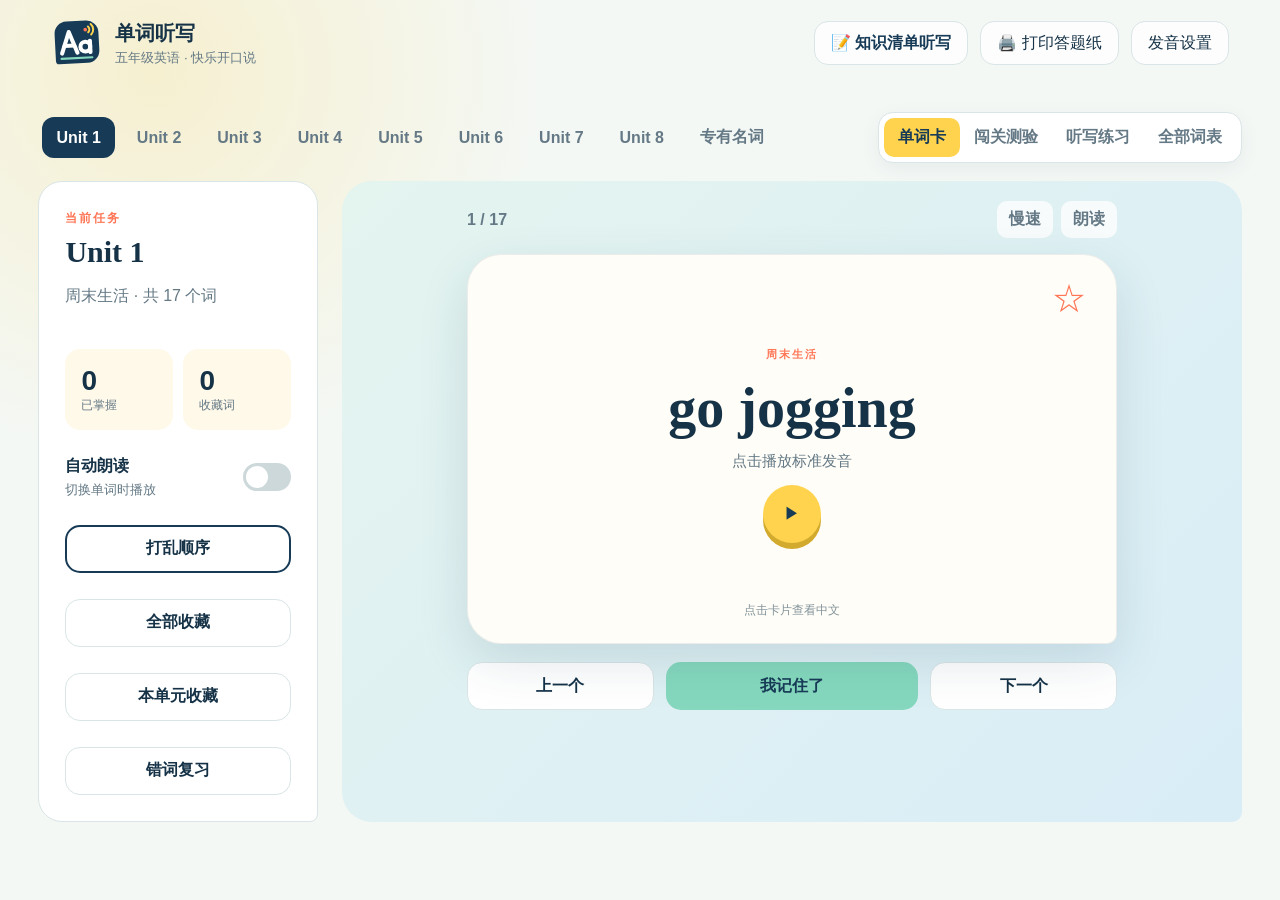
<file: index.html>
<!doctype html>
<html lang="zh-CN">
<head>
  <meta charset="utf-8">
  <meta name="viewport" content="width=device-width, initial-scale=1">
  <meta name="theme-color" content="#173b57">
  <title>单词听写｜五年级英语</title>
  <meta name="description" content="五年级英语单词听写 · 快乐开口说 · 单词卡 · 闯关测验 · 纸上听写 · 打印答题纸">
  <meta name="apple-mobile-web-app-capable" content="yes">
  <meta name="apple-mobile-web-app-status-bar-style" content="default">
  <meta name="apple-mobile-web-app-title" content="单词听写">
  <link rel="apple-touch-icon" href="logo-touch-icon.png?v=2">
  <link rel="icon" href="logo.svg" type="image/svg+xml">
  <link rel="alternate icon" href="logo-touch-icon.png?v=2" type="image/png">
  <!-- 微信与社交分享元数据（全面支持 Open Graph、Schema.org 与国内浏览器） -->
  <!-- 抓取方不执行 JS，分享图必须写线上绝对地址 -->
  <meta property="og:type" content="website">
  <meta property="og:url" content="https://words.yangbing.eu.org/">
  <meta property="og:title" content="单词听写｜五年级英语">
  <meta property="og:description" content="五年级英语单词听写 · 快乐开口说 · 单词卡 · 闯关测验 · 纸上听写 · 打印答题纸">
  <meta property="og:image" content="https://words.yangbing.eu.org/logo.png?v=2">
  <meta property="og:image:type" content="image/png">
  <meta property="og:image:width" content="300">
  <meta property="og:image:height" content="300">
  <meta itemprop="name" content="单词听写｜五年级英语">
  <meta itemprop="description" content="五年级英语单词听写 · 快乐开口说 · 单词卡 · 闯关测验 · 纸上听写 · 打印答题纸">
  <meta itemprop="image" content="https://words.yangbing.eu.org/logo.png?v=2">
  <meta name="thumbnail" content="https://words.yangbing.eu.org/logo.png?v=2">
  <link rel="image_src" href="https://words.yangbing.eu.org/logo.png?v=2">
  <link rel="stylesheet" href="styles.css">
</head>
<body>
  <!-- 微信抓取首图：保留真实尺寸，图片使用当前相对路径 -->
  <div style="position:absolute;top:-9999px;left:-9999px;overflow:hidden;" aria-hidden="true">
    <img src="logo.png?v=2" width="300" height="300" alt="单词听写">
  </div>
  <div class="app-shell" data-screen-label="单词学习主页">
    <header class="topbar">
      <a class="brand" href="#" aria-label="回到首页">
        <img class="brand-mark" src="logo.svg" alt="" width="52" height="52">
        <span><strong>单词听写</strong><small>五年级英语 · 快乐开口说</small></span>
      </a>
      <div class="top-actions">
        <a class="icon-button" href="zs.html" style="text-decoration:none;display:inline-flex;align-items:center;font-weight:700;color:var(--navy);gap:6px;" title="前往知识清单听写">📝 知识清单听写</a>
        <button class="icon-button" id="printSheetBtn" type="button" title="打印当前单元的单词听写答题纸（不含答案）">🖨️ 打印答题纸</button>
        <button class="icon-button" id="voiceSettingsBtn" type="button" aria-label="发音设置">发音设置</button>
      </div>
    </header>

    <main>
      <section class="control-deck" aria-label="学习控制">
        <div class="unit-tabs" id="unitTabs" role="tablist" aria-label="选择单元"></div>
        <div class="mode-switch" role="group" aria-label="学习模式">
          <button class="mode-button active" data-mode="learn" type="button">单词卡</button>
          <button class="mode-button" data-mode="quiz" type="button">闯关测验</button>
          <button class="mode-button" data-mode="dictation" type="button">听写练习</button>
          <button class="mode-button" data-mode="list" type="button">全部词表</button>
        </div>
      </section>

      <section id="learnView" class="learning-layout view active" aria-label="单词卡学习">
        <aside class="session-panel">
          <div><span class="panel-label">当前任务</span><h2 id="unitHeading">Unit 1</h2><p id="unitCount"></p></div>
          <div class="session-stats">
            <div><strong id="knownCount">0</strong><span>已掌握</span></div>
            <div><strong id="savedCount">0</strong><span>收藏词</span></div>
          </div>
          <label class="toggle-row"><span><strong>自动朗读</strong><small>切换单词时播放</small></span><input id="autoSpeak" type="checkbox"><i></i></label>
          <button class="shuffle-button" id="shuffleBtn" type="button">打乱顺序</button>
          <button class="nav-button" id="reviewBtn" type="button">全部收藏</button>
          <button class="nav-button" id="unitReviewBtn" type="button">本单元收藏</button>
          <button class="nav-button" id="mistakeReviewBtn" type="button">错词复习</button>
          <button class="nav-button" id="exitReviewBtn" type="button" hidden>返回单元学习</button>
        </aside>

        <div class="flashcard-stage">
          <div class="card-counter"><span id="cardPosition">1 / 1</span><div><button id="slowSpeakBtn" type="button">慢速</button><button id="speakBtn" type="button">朗读</button></div></div>
          <article class="flashcard" id="flashcard" tabindex="0" aria-label="单词卡，点击翻面" title="点击卡片翻面（空格）">
            <div class="card-face card-front">
              <button class="save-button" id="saveBtn" type="button" aria-label="收藏这个单词">☆</button>
              <span class="word-type" id="wordType">WORD</span>
              <h2 lang="en" id="wordText">go jogging</h2>
              <p class="phonetic" id="phoneticText">点击喇叭听发音</p>
              <button class="speaker-orb" id="cardSpeakBtn" type="button" aria-label="播放发音" title="播放发音（P）"><span aria-hidden="true">▶</span></button>
              <p class="flip-hint">点击卡片查看中文</p>
            </div>
            <div class="card-face card-back">
              <span class="word-type">MEANING</span>
              <h2 id="meaningText">去慢跑</h2>
              <p lang="en" id="backWord">go jogging</p>
              <button class="example-speak" id="exampleSpeakBtn" type="button" title="再听一遍（P）">再听一遍</button>
              <p class="flip-hint">点击卡片返回英文</p>
            </div>
          </article>
          <div class="card-actions">
            <button class="nav-button" id="prevBtn" type="button" title="上一个（←）">上一个</button>
            <button class="master-button" id="masterBtn" type="button">我记住了</button>
            <button class="nav-button" id="nextBtn" type="button" title="下一个（→）">下一个</button>
          </div>
        </div>
      </section>

      <section id="quizView" class="quiz-view view" aria-label="单词闯关测验">
        <div class="quiz-header"><div><span class="panel-label">QUICK CHALLENGE</span><h2>三选一闯关</h2></div><div class="quiz-score"><strong id="quizScore">0</strong><span>连续答对</span></div></div>
        <div class="quiz-card">
          <p id="quizPromptLabel">请选择正确的中文意思</p>
          <button class="quiz-word" id="quizSpeakBtn" type="button"><span id="quizWord">weekend</span><small>点击听发音</small></button>
          <div class="answer-grid" id="answerGrid"></div>
          <div class="quiz-feedback" id="quizFeedback" aria-live="polite"></div>
          <button class="primary-button quiz-next" id="quizNextBtn" type="button">下一题</button>
        </div>
      </section>

      <section id="dictationView" class="dictation-view paper-dictation view" aria-label="按单元顺序听写">
        <div class="dictation-header">
          <div><span class="panel-label">LISTEN &amp; WRITE</span><h2 id="dictationTitle">Unit 1 顺序听写</h2><p>当前单元的单词按原顺序，每 5 个一组。每个中文自动播报两遍。</p></div>
          <div class="dictation-settings">
            <label>分组<select id="dictationGroupSelect"></select></label>
            <label>两遍间隔<select id="dictationRepeatDelay"><option value="800">0.8 秒</option><option value="1200" selected>1.2 秒</option><option value="1800">1.8 秒</option></select></label>
            <label>下一词等待<select id="dictationNextDelay"><option value="3000">3 秒</option><option value="5000" selected>5 秒</option><option value="8000">8 秒</option><option value="12000">12 秒</option></select></label>
          </div>
        </div>
        <div class="flashcard-stage dictation-stage">
          <div class="card-counter dictation-meta"><strong id="dictationGroupLabel">第 1 组</strong><span><i id="dictationStatus" role="status" aria-live="polite"></i><b id="dictationPosition">1 / 5</b><button class="dictation-restart-btn" id="dictationRestartBtn" type="button" title="重来本组" aria-label="重来本组">↺</button></span></div>
          <div class="dictation-progress" id="dictationProgress" aria-hidden="true"></div>

          <article class="flashcard dictation-flashcard" id="dictationFlashcard" tabindex="0" aria-label="中文题目，点击卡片查看英文" title="点击卡片翻转（空格）">
            <div class="card-face card-front" id="dictationFront" aria-hidden="false">
              <span class="word-type">中文提示</span>
              <h2 id="dictationMeaning">去慢跑</h2>
              <button class="speaker-orb" id="dictationSpeakBtn" type="button" aria-label="重听中文两遍" title="重听中文两遍（R）"><span aria-hidden="true">▶</span></button>
              <p class="flip-hint">点击卡片查看英文</p>
            </div>
            <div class="card-face card-back" id="dictationAnswer" aria-hidden="true" aria-live="polite" inert>
              <span class="word-type">英文答案</span>
              <h2 lang="en" id="dictationWord">go jogging</h2>
              <button class="example-speak" id="dictationEnglishSpeakBtn" type="button" title="听英文发音（P）">听英文发音</button>
              <p class="flip-hint">点击卡片返回中文</p>
            </div>
          </article>

          <div class="card-actions dictation-actions">
            <button class="nav-button" id="dictationPrevBtn" type="button" title="上一题（←）">上一题</button>
            <button class="master-button" id="dictationAutoBtn" type="button">开始自动听写</button>
            <button class="nav-button" id="dictationNextBtn" type="button" title="下一题（→）">下一题</button>
          </div>
        </div>
      </section>

      <section id="listView" class="list-view view" aria-label="全部单词列表">
        <div class="list-toolbar"><div><span class="panel-label">WORD LIBRARY</span><h2 id="listTitle">Unit 1 全部单词</h2></div><label class="search-box"><span>搜索</span><input id="searchInput" type="search" placeholder="输入英文或中文"></label></div>
        <div class="word-grid" id="wordGrid"></div>
      </section>
    </main>
  </div>

  <dialog id="voiceDialog">
    <form method="dialog">
      <div class="dialog-head"><div><span class="panel-label">VOICE</span><h2>发音设置</h2></div><button value="cancel" aria-label="关闭">×</button></div>
      <label>口音<select id="accentSelect"><option value="en-US">美式英语</option><option value="en-GB">英式英语</option></select></label>
      <label>语速<input id="rateRange" type="range" min="0.45" max="1.1" value="0.70" step="0.05"><output id="rateOutput">0.70×</output></label>
      <p>发音由浏览器语音引擎提供，不需要上传录音。</p>
      <button class="primary-button" value="confirm">完成</button>
    </form>
  </dialog>

  <div class="toast" id="toast" role="status" aria-live="polite"></div>
  <!-- 打印答题纸：仅在打印时显示，由 print.js 按单元生成 -->
  <section class="print-sheet" id="printSheet" aria-hidden="true"></section>
  <script src="words.js"></script>
  <script src="speech.js"></script>
  <script src="progress.js"></script>
  <script src="flashcard.js"></script>
  <script src="dictation.js"></script>
  <script src="print.js"></script>
  <script src="app.js"></script>
</body>
</html>
</file>
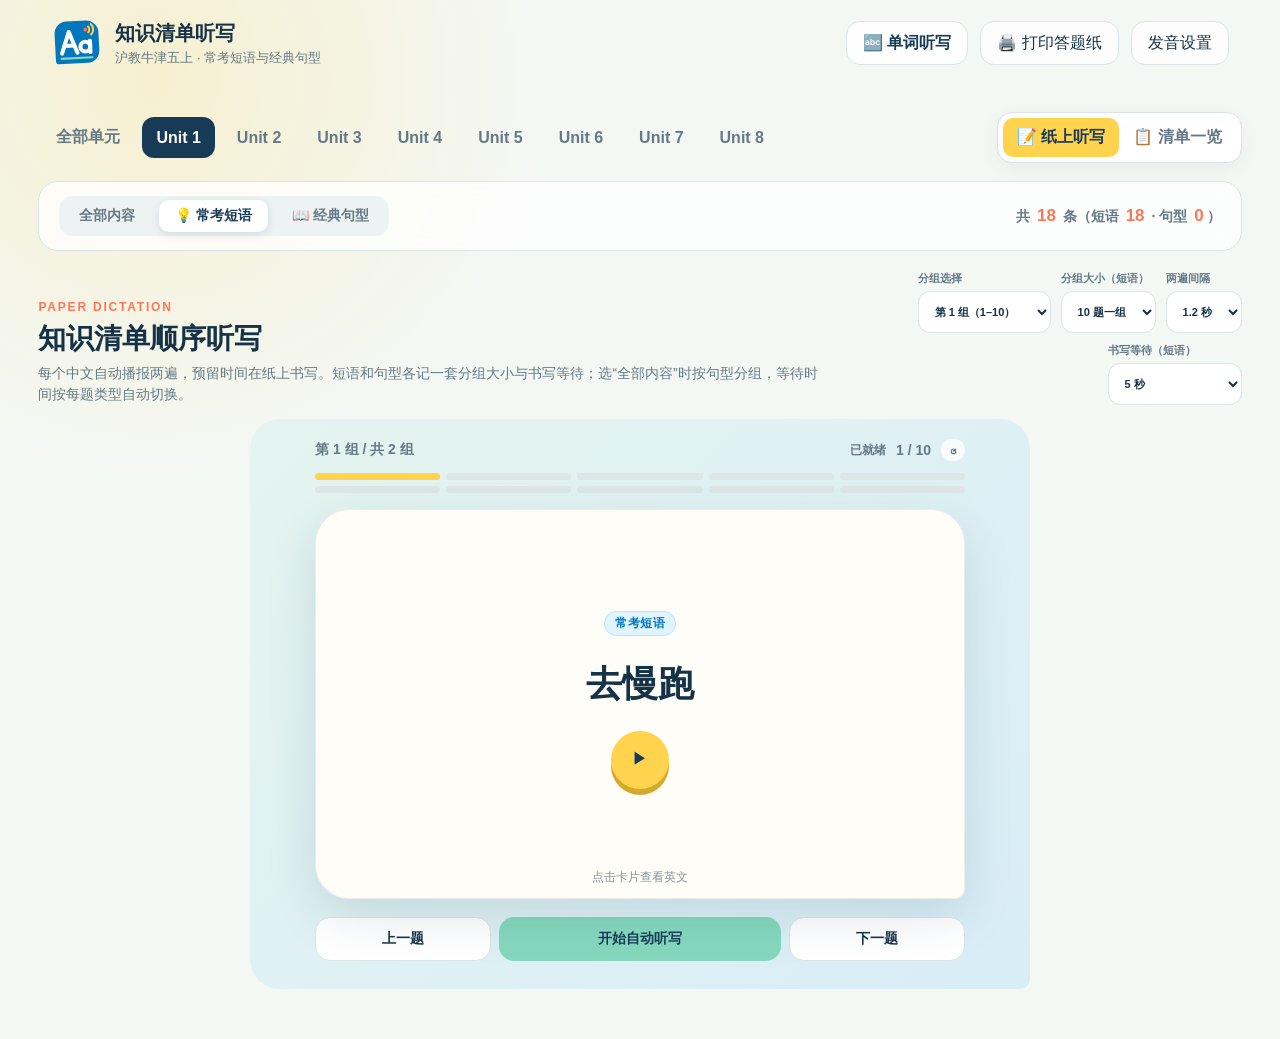
<file: zs.html>
<!doctype html>
<html lang="zh-CN">
<head>
  <meta charset="utf-8">
  <meta name="viewport" content="width=device-width, initial-scale=1">
  <meta name="theme-color" content="#0277bd">
  <title>知识清单听写｜沪教牛津五上 · 常考短语与经典句型</title>
  <meta name="description" content="知识清单听写 · 沪教牛津五上 · 常考短语与经典句型 · 纸上听写 · 打印答题纸">
  <meta name="apple-mobile-web-app-capable" content="yes">
  <meta name="apple-mobile-web-app-status-bar-style" content="default">
  <meta name="apple-mobile-web-app-title" content="知识清单听写">
  <link rel="apple-touch-icon" href="zs-logo-touch-icon.png?v=2">
  <link rel="icon" href="zs-logo.svg" type="image/svg+xml">
  <link rel="alternate icon" href="zs-logo-touch-icon.png?v=2" type="image/png">
  <!-- 微信与社交分享元数据（全面支持 Open Graph、Schema.org 与国内浏览器） -->
  <!-- 抓取方不执行 JS，分享图必须写线上绝对地址 -->
  <meta property="og:type" content="website">
  <meta property="og:url" content="https://words.yangbing.eu.org/zs.html">
  <meta property="og:title" content="知识清单听写｜沪教牛津五上 · 常考短语与经典句型">
  <meta property="og:description" content="知识清单听写 · 沪教牛津五上 · 常考短语与经典句型 · 纸上听写 · 打印答题纸">
  <meta property="og:image" content="https://words.yangbing.eu.org/zs-logo.png?v=2">
  <meta property="og:image:type" content="image/png">
  <meta property="og:image:width" content="300">
  <meta property="og:image:height" content="300">
  <meta itemprop="name" content="知识清单听写｜沪教牛津五上 · 常考短语与经典句型">
  <meta itemprop="description" content="知识清单听写 · 沪教牛津五上 · 常考短语与经典句型 · 纸上听写 · 打印答题纸">
  <meta itemprop="image" content="https://words.yangbing.eu.org/zs-logo.png?v=2">
  <meta name="thumbnail" content="https://words.yangbing.eu.org/zs-logo.png?v=2">
  <link rel="image_src" href="https://words.yangbing.eu.org/zs-logo.png?v=2">
  <link rel="stylesheet" href="styles.css">
  <link rel="stylesheet" href="zs.css">
</head>
<body>
  <!-- 微信抓取首图：保留真实尺寸，图片使用当前相对路径 -->
  <div style="position:absolute;top:-9999px;left:-9999px;overflow:hidden;" aria-hidden="true">
    <img src="zs-logo.png?v=2" width="300" height="300" alt="知识清单听写">
  </div>
  <div class="app-shell" data-screen-label="知识清单听写主页">
    <header class="topbar">
      <a class="brand" href="zs.html" aria-label="知识清单听写主页">
        <img class="brand-mark" src="zs-logo.svg" alt="" width="52" height="52">
        <span><strong>知识清单听写</strong><small>沪教牛津五上 · 常考短语与经典句型</small></span>
      </a>
      <div class="top-actions">
        <a class="nav-link-btn" href="index.html" title="前往单词听写">🔤 单词听写</a>
        <button class="icon-button" id="printSheetBtn" type="button" title="打印当前单元的听写答题纸（不含答案）">🖨️ 打印答题纸</button>
        <button class="icon-button" id="voiceSettingsBtn" type="button" aria-label="发音设置">发音设置</button>
      </div>
    </header>

    <main>
      <section class="control-deck" aria-label="听写控制台">
        <div class="unit-tabs" id="unitTabs" role="tablist" aria-label="选择单元"></div>
        <div class="mode-switch" role="group" aria-label="学习模式">
          <button class="mode-button active" data-mode="dictation" type="button">📝 纸上听写</button>
          <button class="mode-button" data-mode="list" type="button">📋 清单一览</button>
        </div>
      </section>

      <section class="filter-bar" aria-label="内容类型过滤">
        <div class="type-filter-group" role="group" aria-label="过滤内容类型">
          <button class="type-filter-btn" data-type="all" type="button">全部内容</button>
          <button class="type-filter-btn active" data-type="phrase" type="button">💡 常考短语</button>
          <button class="type-filter-btn" data-type="sentence" type="button">📖 经典句型</button>
        </div>
        <div class="scope-stats" id="scopeStats">加载中...</div>
      </section>

      <!-- 纸上听写 -->
      <section id="dictationView" class="dictation-view paper-dictation view active" aria-label="全册顺序听写">
        <div class="dictation-header">
          <div>
            <span class="panel-label">PAPER DICTATION</span>
            <h2 id="dictationTitle">知识清单顺序听写</h2>
            <p>每个中文自动播报两遍，预留时间在纸上书写。短语和句型各记一套分组大小与书写等待；选“全部内容”时按句型分组，等待时间按每题类型自动切换。</p>
          </div>
          <div class="dictation-settings">
            <label><span>分组选择</span><select id="dictationGroupSelect"></select></label>
            <label><span id="groupSizeLabel">分组大小</span>
              <select id="dictationGroupSize">
                <option value="5">5 题一组</option>
                <option value="10">10 题一组</option>
              </select>
            </label>
            <label><span>两遍间隔</span>
              <select id="dictationRepeatDelay">
                <option value="800">0.8 秒</option>
                <option value="1200" selected>1.2 秒</option>
                <option value="1800">1.8 秒</option>
              </select>
            </label>
            <label><span id="nextDelayLabel">书写等待</span>
              <select id="dictationNextDelay">
                <option value="manual">手动点击 (不限时)</option>
                <option value="5000">5 秒</option>
                <option value="8000">8 秒</option>
                <option value="12000">12 秒</option>
                <option value="18000">18 秒</option>
                <option value="25000">25 秒</option>
              </select>
            </label>
          </div>
        </div>

        <div class="flashcard-stage dictation-stage">
          <div class="card-counter dictation-meta">
            <strong id="dictationGroupLabel">第 1 组</strong>
            <span>
              <i id="dictationStatus" role="status" aria-live="polite"></i>
              <b id="dictationPosition">1 / 5</b>
              <button class="dictation-restart-btn" id="dictationRestartBtn" type="button" title="重来本组" aria-label="重来本组">↺</button>
            </span>
          </div>

          <div class="dictation-progress" id="dictationProgress" aria-hidden="true"></div>

          <article class="flashcard dictation-flashcard" id="dictationFlashcard" tabindex="0" aria-label="中文题目，点击卡片查看英文" title="点击卡片翻转（空格）">
            <div class="card-face card-front" id="dictationFront" aria-hidden="false">
              <span id="dictationTypeBadge" class="dictation-badge badge-phrase">常考短语</span>
              <h2 id="dictationMeaning">加载中...</h2>
              <button class="speaker-orb" id="dictationSpeakBtn" type="button" aria-label="重听中文两遍" title="重听中文两遍（R）"><span aria-hidden="true">▶</span></button>
              <p class="flip-hint">点击卡片查看英文</p>
            </div>
            <div class="card-face card-back" id="dictationAnswer" aria-hidden="true" aria-live="polite" inert>
              <span class="word-type">英文答案</span>
              <h2 lang="en" id="dictationWord"></h2>
              <button class="example-speak" id="dictationEnglishSpeakBtn" type="button" title="听英文发音（P）">听英文发音</button>
              <p class="flip-hint">点击卡片返回中文</p>
            </div>
          </article>

          <div class="card-actions dictation-actions">
            <button class="nav-button" id="dictationPrevBtn" type="button" title="上一题（←）">上一题</button>
            <button class="master-button" id="dictationAutoBtn" type="button">开始自动听写</button>
            <button class="nav-button" id="dictationNextBtn" type="button" title="下一题（→）">下一题</button>
          </div>
        </div>
      </section>

      <!-- 清单一览 -->
      <section id="listView" class="zs-list-view view" aria-label="知识清单浏览一览">
        <div class="list-toolbar">
          <div>
            <span class="panel-label">KNOWLEDGE REPOSITORY</span>
            <h2 id="listTitle">知识清单对照表</h2>
          </div>
          <label class="search-box">
            <span>快速搜索</span>
            <input id="zsSearchInput" type="search" placeholder="输入英文单词、短语或中文释义...">
          </label>
        </div>
        <div id="zsListContainer"></div>
      </section>
    </main>
  </div>

  <!-- 打印答题纸：仅在打印时显示，由 zs_app.js 按单元生成 -->
  <section class="print-sheet" id="printSheet" aria-hidden="true"></section>

  <!-- 发音设置弹窗 -->
  <dialog id="voiceDialog">
    <form method="dialog">
      <div class="dialog-head">
        <div>
          <span class="panel-label">VOICE</span>
          <h2>发音设置</h2>
        </div>
        <button value="cancel" aria-label="关闭">×</button>
      </div>
      <label>英语口音
        <select id="accentSelect">
          <option value="en-US">美式英语 (en-US)</option>
          <option value="en-GB">英式英语 (en-GB)</option>
        </select>
      </label>
      <label>英语语速
        <input id="rateRange" type="range" min="0.45" max="1.1" value="0.70" step="0.05">
        <output id="rateOutput">0.70×</output>
      </label>
      <p>发音由浏览器语音引擎 (SpeechSynthesis) 本地提供，中文采用普通话清晰朗读，无需联网上传录音。口音与语速设置和单词卡页面共用。</p>
      <button class="primary-button" value="confirm">完成</button>
    </form>
  </dialog>

  <!-- 提示浮层 -->
  <div class="toast" id="toast" role="status" aria-live="polite"></div>

  <!-- 引入数据与业务逻辑 -->
  <script src="zs_data.js"></script>
  <script src="speech.js"></script>
  <script src="flashcard.js"></script>
  <script src="dictation.js"></script>
  <script src="print.js"></script>
  <script src="zs_app.js"></script>
</body>
</html>
</file>
<file: styles.css>
:root {
  --navy:#173b57;
  --ink:#153247;
  --cream:#fff9ea;
  --paper:#fffdf7;
  --yellow:#ffd34e;
  --orange:#ff7657;
  --mint:#85d8bd;
  --blue:#6fbde2;
  --line:#d9e5e6;
  --muted:#647985;
  --shadow:0 18px 50px rgba(23,59,87,.13);
  font-family:"Avenir Next","Trebuchet MS",-apple-system,"PingFang SC","Microsoft YaHei",sans-serif;
  color:var(--ink);
  background:#f4f8f5
}

* {
  box-sizing:border-box
}

body {
  margin:0;
  min-width:320px;
  background:radial-gradient(circle at 12% 8%,rgba(255,211,78,.22),transparent 25rem),#f4f8f5
}

button,input,select {
  font:inherit
}

button {
  color:inherit
}

button:focus-visible,input:focus-visible,select:focus-visible,.flashcard:focus-visible {
  outline:4px solid rgba(255,118,87,.35);
  outline-offset:3px
}

.app-shell {
  max-width:1500px;
  margin:auto;
  min-height:100vh
}

.topbar {
  height:86px;
  padding:0 clamp(20px,4vw,64px);
  display:flex;
  align-items:center;
  justify-content:space-between
}

.brand {
  display:flex;
  align-items:center;
  gap:12px;
  color:inherit;
  text-decoration:none
}

.brand-mark {
  display:block;
  flex:none;
  width:52px;
  height:52px
}

.brand strong,.brand small {
  display:block
}

.brand strong {
  font-size:20px
}

.brand small {
  color:var(--muted);
  margin-top:2px
}

.top-actions {
  display:flex;
  gap:12px;
  align-items:center
}

.icon-button {
  border:1px solid var(--line);
  background:rgba(255,255,255,.8);
  height:44px;
  border-radius:14px;
  cursor:pointer;
  padding:0 16px
}

.hero {
  margin:0 clamp(16px,3vw,48px);
  padding:clamp(28px,5vw,70px);
  background:var(--navy);
  color:white;
  border-radius:38px 38px 12px 38px;
  display:grid;
  grid-template-columns:1.05fr .95fr;
  gap:clamp(32px,6vw,90px);
  position:relative;
  overflow:hidden
}

.hero:after {
  content:"";
  position:absolute;
  width:310px;
  height:310px;
  border:2px dashed rgba(255,255,255,.16);
  border-radius:50%;
  right:-110px;
  top:-130px
}

.eyebrow,.panel-label {
  letter-spacing:.15em;
  font-weight:900;
  font-size:12px
}

.eyebrow {
  color:var(--yellow)
}

.hero h1 {
  font-family:Georgia,"Songti SC",serif;
  font-size:clamp(42px,6vw,76px);
  line-height:.98;
  margin:16px 0 24px;
  letter-spacing:-.045em
}

.hero h1 em {
  font-style:normal;
  color:var(--yellow)
}

.hero-copy>p:last-of-type {
  max-width:520px;
  color:#d9e8ec;
  font-size:17px;
  line-height:1.8
}

.hero-actions {
  display:flex;
  gap:12px;
  flex-wrap:wrap;
  margin-top:30px
}

.primary-button,.secondary-button,.shuffle-button,.nav-button,.master-button {
  min-height:48px;
  border-radius:15px;
  border:0;
  padding:0 22px;
  font-weight:900;
  cursor:pointer
}

.primary-button {
  background:var(--yellow);
  color:var(--navy);
  box-shadow:0 7px 0 #cba42b
}

.secondary-button {
  background:transparent;
  color:white;
  border:1px solid rgba(255,255,255,.35)
}

.route-card {
  align-self:center;
  background:var(--paper);
  color:var(--ink);
  padding:28px;
  border-radius:26px 26px 8px 26px;
  box-shadow:0 28px 60px rgba(0,0,0,.18);
  position:relative;
  z-index:1
}

.route-meta {
  display:flex;
  justify-content:space-between;
  font-weight:800
}

.route-track {
  height:12px;
  background:#dfeaec;
  border-radius:99px;
  margin:40px 0 22px;
  position:relative
}

.route-fill {
  height:100%;
  width:0;
  background:var(--orange);
  border-radius:inherit;
  transition:width .5s
}

.route-boat {
  position:absolute;
  top:50%;
  left:0;
  transform:translate(-50%,-50%) rotate(-8deg);
  display:grid;
  place-items:center;
  width:38px;
  height:38px;
  background:var(--yellow);
  border:3px solid var(--paper);
  border-radius:50%;
  color:var(--navy);
  transition:left .5s
}

.route-stops {
  display:flex;
  gap:4px
}

.route-stops span {
  flex:1;
  min-width:0;
  text-align:center;
  font-size:10px;
  color:var(--muted);
  font-weight:800
}

.route-card p {
  margin:24px 0 0;
  color:var(--muted);
  line-height:1.6
}

.control-deck {
  margin:26px clamp(16px,3vw,48px) 18px;
  display:flex;
  justify-content:space-between;
  gap:20px;
  align-items:center
}

.unit-tabs {
  display:flex;
  gap:8px;
  overflow:auto;
  padding:4px
}

.unit-tab,.mode-button {
  border:0;
  background:transparent;
  cursor:pointer;
  white-space:nowrap;
  font-weight:800
}

.unit-tab {
  padding:10px 14px;
  border-radius:12px;
  color:var(--muted)
}

.unit-tab.active {
  background:var(--navy);
  color:white
}

.mode-switch {
  display:flex;
  background:white;
  border:1px solid var(--line);
  padding:5px;
  border-radius:15px;
  box-shadow:0 6px 20px rgba(23,59,87,.06)
}

.mode-button {
  padding:9px 14px;
  border-radius:10px;
  color:var(--muted)
}

.mode-button.active {
  background:var(--yellow);
  color:var(--navy)
}

.view {
  display:none
}

.view.active {
  display:grid
}

.learning-layout {
  grid-template-columns:280px minmax(0,1fr);
  gap:24px;
  margin:0 clamp(16px,3vw,48px) 50px
}

.session-panel {
  background:white;
  border:1px solid var(--line);
  border-radius:24px 24px 8px 24px;
  padding:26px;
  display:flex;
  flex-direction:column;
  gap:26px
}

.panel-label {
  color:var(--orange)
}

.session-panel h2,.list-toolbar h2,.quiz-header h2 {
  font:800 30px/1.15 Georgia,"Songti SC",serif;
  margin:8px 0
}

.session-panel p {
  color:var(--muted)
}

.session-stats {
  display:grid;
  grid-template-columns:1fr 1fr;
  gap:10px
}

.session-stats div {
  background:var(--cream);
  padding:16px;
  border-radius:15px
}

.session-stats strong,.session-stats span {
  display:block
}

.session-stats strong {
  font-size:28px
}

.session-stats span {
  font-size:12px;
  color:var(--muted)
}

.toggle-row {
  display:flex;
  justify-content:space-between;
  align-items:center;
  cursor:pointer
}

.toggle-row strong,.toggle-row small {
  display:block
}

.toggle-row small {
  color:var(--muted);
  margin-top:4px
}

.toggle-row input {
  position:absolute;
  opacity:0
}

.toggle-row i {
  width:48px;
  height:28px;
  background:#ccd8d9;
  border-radius:99px;
  position:relative;
  transition:.2s
}

.toggle-row i:after {
  content:"";
  position:absolute;
  width:22px;
  height:22px;
  background:white;
  border-radius:50%;
  left:3px;
  top:3px;
  transition:.2s
}

.toggle-row input:checked+i {
  background:var(--mint)
}

.toggle-row input:checked+i:after {
  left:23px
}

.shuffle-button {
  margin-top:auto;
  background:white;
  border:2px solid var(--navy)
}

.flashcard-stage {
  min-width:0;
  background:linear-gradient(135deg,#e4f4ef,#d9edf7);
  border-radius:30px 30px 10px 30px;
  padding:20px clamp(18px,4vw,48px) 28px;
  display:flex;
  flex-direction:column;
  align-items:center
}

.card-counter {
  width:min(100%,650px);
  display:flex;
  justify-content:space-between;
  align-items:center;
  color:var(--muted);
  font-weight:800
}

.card-counter div {
  display:flex;
  gap:8px
}

.card-counter button {
  border:0;
  background:rgba(255,255,255,.75);
  padding:8px 12px;
  border-radius:10px;
  cursor:pointer
}

.flashcard {
  width:min(100%,650px);
  height:390px;
  margin:16px auto 18px;
  position:relative;
  transform-style:preserve-3d;
  transition:transform .5s;
  cursor:pointer
}

.flashcard.flipped {
  transform:rotateY(180deg)
}

.card-face {
  position:absolute;
  inset:0;
  backface-visibility:hidden;
  background:var(--paper);
  border-radius:34px 34px 10px 34px;
  box-shadow:var(--shadow);
  display:flex;
  flex-direction:column;
  align-items:center;
  justify-content:center;
  padding:28px 24px 36px;
  text-align:center;
  border:1px solid rgba(23,59,87,.08)
}

.card-back {
  transform:rotateY(180deg);
  background:var(--navy);
  color:white
}

.save-button {
  position:absolute;
  right:24px;
  top:20px;
  border:0;
  background:transparent;
  font-size:34px;
  color:var(--orange);
  cursor:pointer
}

.save-button.saved {
  color:var(--orange)
}

.word-type {
  font-size:11px;
  letter-spacing:.18em;
  font-weight:900;
  color:var(--orange)
}

.card-face h2 {
  font:800 clamp(32px,5vw,56px)/1.15 Georgia,"Times New Roman",serif;
  margin:14px 0 6px;
  max-width:100%;
  overflow-wrap:anywhere;
  text-wrap:pretty
}

.card-face h2.long-word {
  font-size:clamp(24px,3.8vw,38px);
  line-height:1.2
}

.card-face h2.xlong-word {
  font-size:clamp(20px,3vw,28px);
  line-height:1.25
}

.card-back h2 {
  font-family:"Avenir Next","PingFang SC",sans-serif;
  font-size:clamp(30px,4.5vw,46px);
  margin:14px 0 6px
}

.card-back h2.long-meaning {
  font-size:clamp(22px,3.2vw,32px)
}

.phonetic {
  color:var(--muted);
  font-size:15px;
  margin:4px 0 0;
  line-height:1.4
}

.card-back>p {
  color:#cfe0e7;
  font-size:16px;
  margin:4px 0 12px
}

.speaker-orb {
  width:58px;
  height:58px;
  border-radius:50%;
  border:0;
  background:var(--yellow);
  color:var(--navy);
  cursor:pointer;
  box-shadow:0 6px 0 #d2aa2d;
  margin-top:14px
}

.example-speak {
  border:1px solid rgba(255,255,255,.35);
  color:white;
  background:transparent;
  border-radius:12px;
  padding:10px 16px;
  cursor:pointer
}

.flip-hint {
  position:absolute;
  bottom:12px!important;
  font-size:12px!important;
  color:#82939a!important;
  pointer-events:none
}

.card-actions {
  display:grid;
  grid-template-columns:1fr 1.35fr 1fr;
  gap:12px;
  width:min(100%,650px)
}

.nav-button {
  background:white;
  border:1px solid var(--line)
}

.master-button {
  background:var(--mint);
  color:var(--navy)
}

.master-button.mastered {
  background:var(--navy);
  color:white
}

.quiz-view,.list-view {
  margin:0 clamp(16px,3vw,48px) 50px
}

.quiz-view.active {
  display:block
}

.quiz-header,.list-toolbar {
  display:flex;
  justify-content:space-between;
  align-items:end;
  margin:30px 0 18px
}

.quiz-score {
  background:var(--yellow);
  padding:12px 20px;
  border-radius:16px;
  text-align:center
}

.quiz-score strong,.quiz-score span {
  display:block
}

.quiz-score strong {
  font-size:28px
}

.quiz-score span {
  font-size:11px
}

.quiz-card {
  max-width:780px;
  margin:auto;
  background:white;
  border:1px solid var(--line);
  border-radius:30px 30px 10px 30px;
  padding:clamp(24px,5vw,56px);
  text-align:center;
  box-shadow:var(--shadow)
}

.quiz-card>p {
  color:var(--muted)
}

.quiz-word {
  border:0;
  background:transparent;
  display:flex;
  flex-direction:column;
  margin:20px auto 36px;
  cursor:pointer
}

.quiz-word span {
  font:800 clamp(38px,6vw,64px)/1.1 Georgia,serif
}

.quiz-word small {
  color:var(--orange);
  margin-top:8px
}

.answer-grid {
  display:grid;
  grid-template-columns:repeat(3,1fr);
  gap:12px
}

.answer-button {
  min-height:80px;
  border:2px solid var(--line);
  background:var(--paper);
  border-radius:16px;
  padding:12px;
  cursor:pointer;
  font-weight:800
}

.answer-button:hover {
  border-color:var(--blue)
}

.answer-button.correct {
  background:#d8f4e7;
  border-color:#54b98e
}

.answer-button.wrong {
  background:#ffe1dc;
  border-color:var(--orange)
}

.quiz-feedback {
  min-height:48px;
  padding:15px;
  font-weight:800
}

.quiz-next {
  display:none;
  margin:auto
}

.quiz-next.show {
  display:block
}

.list-view.active {
  display:block
}

.search-box {
  display:flex;
  align-items:center;
  gap:10px;
  background:white;
  border:1px solid var(--line);
  padding:8px 14px;
  border-radius:14px
}

.search-box span {
  font-size:12px;
  color:var(--muted)
}

.search-box input {
  border:0;
  outline:0;
  background:transparent;
  min-width:220px
}

.word-grid {
  display:grid;
  grid-template-columns:repeat(3,1fr);
  gap:12px
}

.word-row {
  background:white;
  border:1px solid var(--line);
  padding:17px;
  border-radius:16px;
  display:grid;
  grid-template-columns:1fr auto;
  gap:8px;
  align-items:center
}

.word-row strong,.word-row span {
  display:block
}

.word-row strong {
  font-family:Georgia,serif;
  font-size:19px
}

.word-row span {
  color:var(--muted);
  margin-top:5px
}

.word-row button {
  width:42px;
  height:42px;
  border-radius:50%;
  border:0;
  background:var(--cream);
  cursor:pointer
}

dialog {
  border:0;
  border-radius:26px;
  padding:0;
  box-shadow:0 30px 90px rgba(0,0,0,.25);
  width:min(90vw,460px)
}

dialog::backdrop {
  background:rgba(12,35,50,.55);
  backdrop-filter:blur(4px)
}

dialog form {
  padding:28px;
  display:grid;
  gap:22px
}

.dialog-head {
  display:flex;
  justify-content:space-between
}

.dialog-head h2 {
  margin:5px 0
}

.dialog-head button {
  border:0;
  background:transparent;
  font-size:28px;
  cursor:pointer
}

dialog label {
  display:grid;
  gap:9px;
  font-weight:800
}

dialog select {
  padding:12px;
  border:1px solid var(--line);
  border-radius:12px;
  background:white
}

dialog output {
  color:var(--orange)
}

dialog p {
  font-size:13px;
  color:var(--muted);
  line-height:1.6
}

.toast {
  position:fixed;
  left:50%;
  bottom:24px;
  transform:translate(-50%,30px);
  background:var(--navy);
  color:white;
  padding:12px 20px;
  border-radius:14px;
  opacity:0;
  pointer-events:none;
  transition:.25s;
  z-index:10
}

.toast.show {
  opacity:1;
  transform:translate(-50%,0)
}

@media(max-width:900px) {
  .hero {
    grid-template-columns:1fr
  }
  .learning-layout {
    grid-template-columns:1fr
  }
  .session-panel {
    display:grid;
    grid-template-columns:1fr 1fr;
    align-items:center
  }
  .session-panel .shuffle-button {
    margin:0
  }
  .control-deck {
    align-items:stretch;
    flex-direction:column
  }
  .word-grid {
    grid-template-columns:repeat(2,1fr)
  }
}

@media(max-width:620px) {
  .topbar {
    height:auto;
    min-height:74px;
    flex-wrap:wrap;
    gap:10px;
    padding-block:10px
  }
  .brand small,.icon-button:not(#voiceSettingsBtn) {
    display:none
  }
  .hero {
    border-radius:26px 26px 8px 26px;
    padding:28px 22px
  }
  .hero h1 {
    font-size:42px
  }
  .hero-actions>* {
    width:100%
  }
  .route-card {
    padding:20px
  }
  .control-deck {
    margin-top:14px
  }
  .mode-switch>* {
    flex:1
  }
  .mode-button {
    font-size:13px;
    padding:9px 7px
  }
  .learning-layout {
    gap:12px
  }
  .session-panel {
    grid-template-columns:1fr 1fr;
    padding:18px;
    gap:14px
  }
  .session-panel>div:first-child,.toggle-row {
    grid-column:1/-1
  }
  .flashcard-stage {
    padding:14px 12px 22px
  }
  .flashcard {
    height:360px
  }
  .card-face {
    padding:26px 18px
  }
  .card-actions {
    grid-template-columns:1fr 1fr
  }
  .master-button {
    grid-column:1/-1;
    grid-row:1
  }
  .answer-grid {
    grid-template-columns:1fr
  }
  .quiz-header,.list-toolbar {
    align-items:stretch;
    flex-direction:column;
    gap:12px
  }
  .search-box input {
    min-width:0;
    width:100%
  }
  .word-grid {
    grid-template-columns:1fr
  }
  .route-stops span {
    font-size:8px
  }
}

@media(prefers-reduced-motion:reduce) {
  * {
    scroll-behavior:auto!important;
    transition:none!important
  }
}

.dictation-view {
  margin:0 clamp(16px,3vw,48px) 50px
}

.dictation-view.active {
  display:block
}

.dictation-header {
  display:flex;
  justify-content:space-between;
  align-items:end;
  gap:24px;
  margin:30px 0 18px
}

.dictation-header h2 {
  font:800 30px/1.15 Georgia,"Songti SC",serif;
  margin:8px 0
}

.dictation-header p {
  margin:0;
  color:var(--muted)
}

.dictation-settings {
  display:flex;
  gap:10px;
  flex-wrap:wrap;
  justify-content:flex-end
}

.dictation-settings label {
  display:grid;
  gap:5px;
  color:var(--muted);
  font-size:11px;
  font-weight:800
}

.dictation-settings select {
  min-height:42px;
  border:1px solid var(--line);
  background:white;
  border-radius:12px;
  padding:0 12px;
  color:var(--ink);
  font-weight:800
}

.dictation-card {
  max-width:780px;
  margin:auto;
  background:linear-gradient(135deg,#fffdf7,#fff8df);
  border:1px solid var(--line);
  border-radius:30px 30px 10px 30px;
  padding:clamp(24px,5vw,54px);
  box-shadow:var(--shadow);
  text-align:center
}

.dictation-meta {
  display:flex;
  justify-content:space-between;
  color:var(--muted)
}

.dictation-meta span {
  display:flex;
  gap:12px;
  align-items:center
}

.dictation-meta i {
  font-style:normal;
  font-size:12px
}

.dictation-meta i.running {
  color:var(--orange);
  font-weight:900
}

.dictation-progress {
  display:grid;
  grid-template-columns:repeat(5,1fr);
  gap:8px;
  margin:18px 0 36px
}

.dictation-progress span {
  height:7px;
  border-radius:99px;
  background:#dce6e7
}

.dictation-progress span.current {
  background:var(--yellow)
}

.dictation-progress span.done {
  background:var(--mint)
}

.dictation-prompt {
  border:0;
  background:transparent;
  display:flex;
  flex-direction:column;
  align-items:center;
  margin:auto;
  cursor:pointer
}

.dictation-prompt span {
  font-weight:900;
  font-size:clamp(36px,6vw,62px);
  line-height:1.35
}

.dictation-prompt small {
  margin-top:12px;
  color:var(--orange)
}

.dictation-hint {
  color:var(--muted);
  margin:26px 0 16px
}

.dictation-answer {
  min-height:120px;
  background:var(--navy);
  color:white;
  border-radius:22px 22px 7px 22px;
  padding:20px;
  display:flex;
  flex-direction:column;
  align-items:center;
  justify-content:center;
  gap:8px;
  opacity:0;
  visibility:hidden;
  transform:translateY(8px);
  transition:.22s
}

.dictation-answer.show {
  opacity:1;
  visibility:visible;
  transform:none
}

.dictation-answer span {
  color:#cfe0e7;
  font-size:12px
}

.dictation-answer strong {
  font:800 clamp(28px,5vw,44px)/1.1 Georgia,serif
}

.dictation-answer button {
  border:1px solid rgba(255,255,255,.35);
  background:transparent;
  color:white;
  border-radius:10px;
  padding:8px 12px;
  cursor:pointer
}

.dictation-actions {
  display:grid;
  grid-template-columns:1fr 1.6fr 1fr;
  gap:12px;
  margin-top:20px
}

.dictation-restart-btn {
  display:inline-flex;
  align-items:center;
  justify-content:center;
  width:22px;
  height:22px;
  border:1px solid var(--line);
  background:var(--paper);
  color:var(--muted);
  border-radius:6px;
  font-size:13px;
  line-height:1;
  cursor:pointer;
  padding:0;
  transition:all .15s ease;
  vertical-align:middle;
}

.dictation-restart-btn:hover {
  color:var(--navy);
  border-color:var(--blue);
  background:white;
  transform:rotate(-45deg);
}

@media(max-width:620px) {
  .dictation-header {
    align-items:stretch;
    flex-direction:column
  }
  .dictation-settings {
    justify-content:stretch
  }
  .dictation-settings label {
    flex:1;
    min-width:120px
  }
  .dictation-card {
    padding:22px 16px
  }
  .dictation-actions {
    grid-template-columns:1fr 1fr
  }
  .dictation-actions .master-button {
    grid-column:1/-1;
    grid-row:1
  }
  .mode-switch {
    overflow-x:auto
  }
  .mode-button {
    min-width:max-content
  }
}

/* 两个听写页面共用卡片尺寸、排版与控制布局。 */
.paper-dictation .dictation-header {
  gap: 16px;
  margin: 20px 0 14px;
}

.paper-dictation .dictation-header h2 {
  font-size: clamp(22px, 2.2vw, 28px);
}

.paper-dictation .dictation-header p {
  font-size: 14px;
  line-height: 1.5;
}

.dictation-stage {
  max-width: 780px;
  margin: auto;
}

.paper-dictation .dictation-meta {
  flex-wrap: wrap;
  gap: 6px 12px;
  font-size: 14px;
}

.paper-dictation .dictation-meta > span {
  max-width: 100%;
  margin-left: auto;
  flex-wrap: wrap;
  justify-content: flex-end;
  gap: 4px 10px;
  text-align: right;
}

.paper-dictation .dictation-meta b {
  white-space: nowrap;
}

.paper-dictation .dictation-progress {
  width: min(100%, 650px);
  gap: 6px;
  margin: 12px 0 0;
}

.paper-dictation .dictation-badge {
  margin-bottom: 8px;
}

/* 沿用 styles.css 的翻转动画和固定高度，仅适配较长的短语与句型。 */
.dictation-flashcard .card-face h2 {
  font-size: clamp(24px, 3.4vw, 36px);
  line-height: 1.35;
  margin: 16px 0 8px;
  text-wrap: pretty;
}

.dictation-flashcard .card-front h2 {
  font-family: inherit;
}

.dictation-flashcard .card-back h2 {
  font-family: Georgia, "Times New Roman", serif;
  font-size: clamp(20px, 2.8vw, 32px);
}

.dictation-flashcard .flip-hint {
  margin: 0;
}

.dictation-flashcard .example-speak {
  min-height: 44px;
}

.paper-dictation .dictation-actions {
  margin-top: 0;
  grid-template-columns: minmax(0, 1fr) minmax(0, 1.6fr) minmax(0, 1fr);
  gap: 8px;
}

.paper-dictation .dictation-actions button {
  min-width: 0;
  min-height: 44px;
  padding: 10px 8px;
  font-size: 14px;
}

.paper-dictation .dictation-actions .master-button {
  grid-column: auto;
  grid-row: auto;
}

@media (max-width: 620px) {
  .paper-dictation .dictation-actions {
    gap: 6px;
  }
}

/* 打印答题纸（两个页面共用，由 print.js 生成）：屏幕上隐藏，打印时只输出答题纸 */
.print-sheet {
  display: none;
}

@media print {
  @page {
    size: A4;
    margin: 10mm 12mm 8mm;
  }

  html, body {
    background: white !important;
    color: #000;
  }

  .app-shell, dialog, .toast {
    display: none !important;
  }

  .print-sheet {
    display: block;
    font-family: "PingFang SC", "Microsoft YaHei", "Songti SC", sans-serif;
    color: #000;
  }

  .print-page {
    break-after: page;
    page-break-after: always;
  }

  .print-page:last-child {
    break-after: auto;
    page-break-after: auto;
  }

  .print-head {
    display: flex;
    justify-content: space-between;
    align-items: flex-end;
    gap: 16px;
    border-bottom: 2px solid #000;
    padding-bottom: 4px;
    margin-bottom: 6px;
  }

  .print-head h1 {
    font-size: 18px;
    margin: 0;
  }

  .print-head p {
    margin: 3px 0 0;
    font-size: 12px;
    color: #333;
  }

  .print-head .print-info {
    font-size: 13px;
    color: #000;
    white-space: nowrap;
  }

  .print-section {
    font-size: 14px;
    font-weight: 800;
    margin: 12px 0 5px;
    break-after: avoid;
  }

  .print-note {
    margin: 6px 0 0;
    font-size: 12px;
    color: #444;
  }

  /* 中文提示与书写线并排放在同一行，一个单元尽量控制在一页内 */
  .print-list {
    list-style: none;
    margin: 0;
    padding: 0;
    display: grid;
    gap: 3px 20px;
  }

  .print-double {
    grid-template-columns: 1fr 1fr;
  }

  .print-item {
    display: grid;
    grid-template-columns: 22px auto minmax(38%, 1fr);
    align-items: end;
    column-gap: 5px;
    font-size: 13.5px;
    min-height: 30px;
    break-inside: avoid;
    page-break-inside: avoid;
  }

  .print-item b {
    font-weight: 700;
  }

  .print-item b::after {
    content: ".";
  }

  .print-zh {
    line-height: 1.3;
    padding-bottom: 3px;
  }

  .print-line {
    height: 24px;
    border-bottom: 1px solid #444;
  }

  /* 宽松版式：条目少的单词页用，行更高字略大 */
  .print-roomy .print-item {
    font-size: 15px;
    min-height: 38px;
  }

  .print-roomy .print-line {
    height: 30px;
  }
}

#exitReviewBtn[hidden] {
  display:none
}
</file>
<file: zs.css>
/* zs.css - 知识清单听写专属样式，基于 styles.css 扩展 */

.view {
  display: none !important;
}

.view.active {
  display: block !important;
}

/* 顶部导航返回与外部链接 */
.nav-link-btn {
  display: inline-flex;
  align-items: center;
  gap: 6px;
  text-decoration: none;
  font-weight: 700;
  color: var(--navy);
  border: 1px solid var(--line);
  background: rgba(255, 255, 255, .9);
  height: 44px;
  border-radius: 14px;
  padding: 0 16px;
  transition: all .2s;
}

.nav-link-btn:hover {
  background: white;
  border-color: var(--navy);
  transform: translateY(-1px);
}

/* 过滤器与类型切换栏 */
.filter-bar {
  display: flex;
  align-items: center;
  justify-content: space-between;
  flex-wrap: wrap;
  gap: 16px;
  margin: 16px clamp(16px, 3vw, 48px);
  padding: 14px 20px;
  background: rgba(255, 255, 255, .75);
  border: 1px solid var(--line);
  border-radius: 20px;
  backdrop-filter: blur(8px);
}

.type-filter-group {
  display: inline-flex;
  gap: 8px;
  background: #edf3f3;
  padding: 4px;
  border-radius: 14px;
}

.type-filter-btn {
  border: none;
  background: transparent;
  padding: 7px 16px;
  border-radius: 10px;
  cursor: pointer;
  font-weight: 700;
  font-size: 14px;
  color: var(--muted);
  transition: all .2s;
}

.type-filter-btn.active {
  background: white;
  color: var(--navy);
  box-shadow: 0 3px 10px rgba(23, 59, 87, .12);
}

.scope-stats {
  font-size: 14px;
  color: var(--muted);
  font-weight: 700;
}

.scope-stats strong {
  color: var(--orange);
  font-size: 17px;
  margin: 0 3px;
}

.dictation-badge {
  display: inline-block;
  font-size: 12px;
  font-weight: 800;
  padding: 3px 10px;
  border-radius: 99px;
  margin-bottom: 12px;
  letter-spacing: .5px;
}

.badge-phrase {
  background: #e1f5fe;
  color: #0277bd;
  border: 1px solid #b3e5fc;
}

.badge-sentence {
  background: #fff3e0;
  color: #e65100;
  border: 1px solid #ffe0b2;
}

/* 知识清单表格与列表视图 */
.zs-list-view {
  margin: 0 clamp(16px, 3vw, 48px) 48px;
}

.zs-table-card {
  background: white;
  border: 1px solid var(--line);
  border-radius: 24px;
  padding: 24px;
  box-shadow: var(--shadow);
  margin-bottom: 24px;
}

.zs-unit-header {
  display: flex;
  align-items: center;
  justify-content: space-between;
  border-bottom: 2px solid #edf3f3;
  padding-bottom: 12px;
  margin-bottom: 16px;
}

.zs-unit-header h3 {
  margin: 0;
  font-size: 20px;
  color: var(--navy);
  display: flex;
  align-items: center;
  gap: 8px;
}

.zs-unit-header span {
  font-size: 13px;
  color: var(--muted);
  font-weight: 700;
}

.zs-items-grid {
  display: grid;
  grid-template-columns: repeat(auto-fill, minmax(320px, 1fr));
  gap: 12px;
}

.zs-item-row {
  display: flex;
  align-items: flex-start;
  justify-content: space-between;
  gap: 12px;
  background: #fafcfb;
  border: 1px solid #e7eeec;
  border-radius: 14px;
  padding: 12px 14px;
  transition: all .18s ease;
}

.zs-item-row:hover {
  background: #f2f8f6;
  border-color: #cedcd7;
  transform: translateY(-1px);
}

.zs-item-content {
  flex: 1;
}

.zs-item-en {
  font-weight: 700;
  font-size: 15px;
  color: var(--navy);
  line-height: 1.35;
  margin-bottom: 4px;
}

.zs-item-zh {
  font-size: 13px;
  color: var(--muted);
  line-height: 1.35;
}

.zs-item-actions {
  display: flex;
  gap: 6px;
}

.zs-btn-mini {
  border: 1px solid var(--line);
  background: white;
  border-radius: 8px;
  padding: 4px 8px;
  font-size: 12px;
  font-weight: 700;
  cursor: pointer;
  color: var(--ink);
  transition: background .15s;
}

.zs-btn-mini:hover {
  background: #f0f4f5;
  color: var(--navy);
}

@media(max-width: 620px) {
  .filter-bar {
    flex-direction: column;
    align-items: stretch;
  }
  .type-filter-group {
    width: 100%;
    justify-content: center;
  }
  .scope-stats {
    text-align: center;
  }
  .zs-items-grid {
    grid-template-columns: 1fr;
  }
}
</file>
